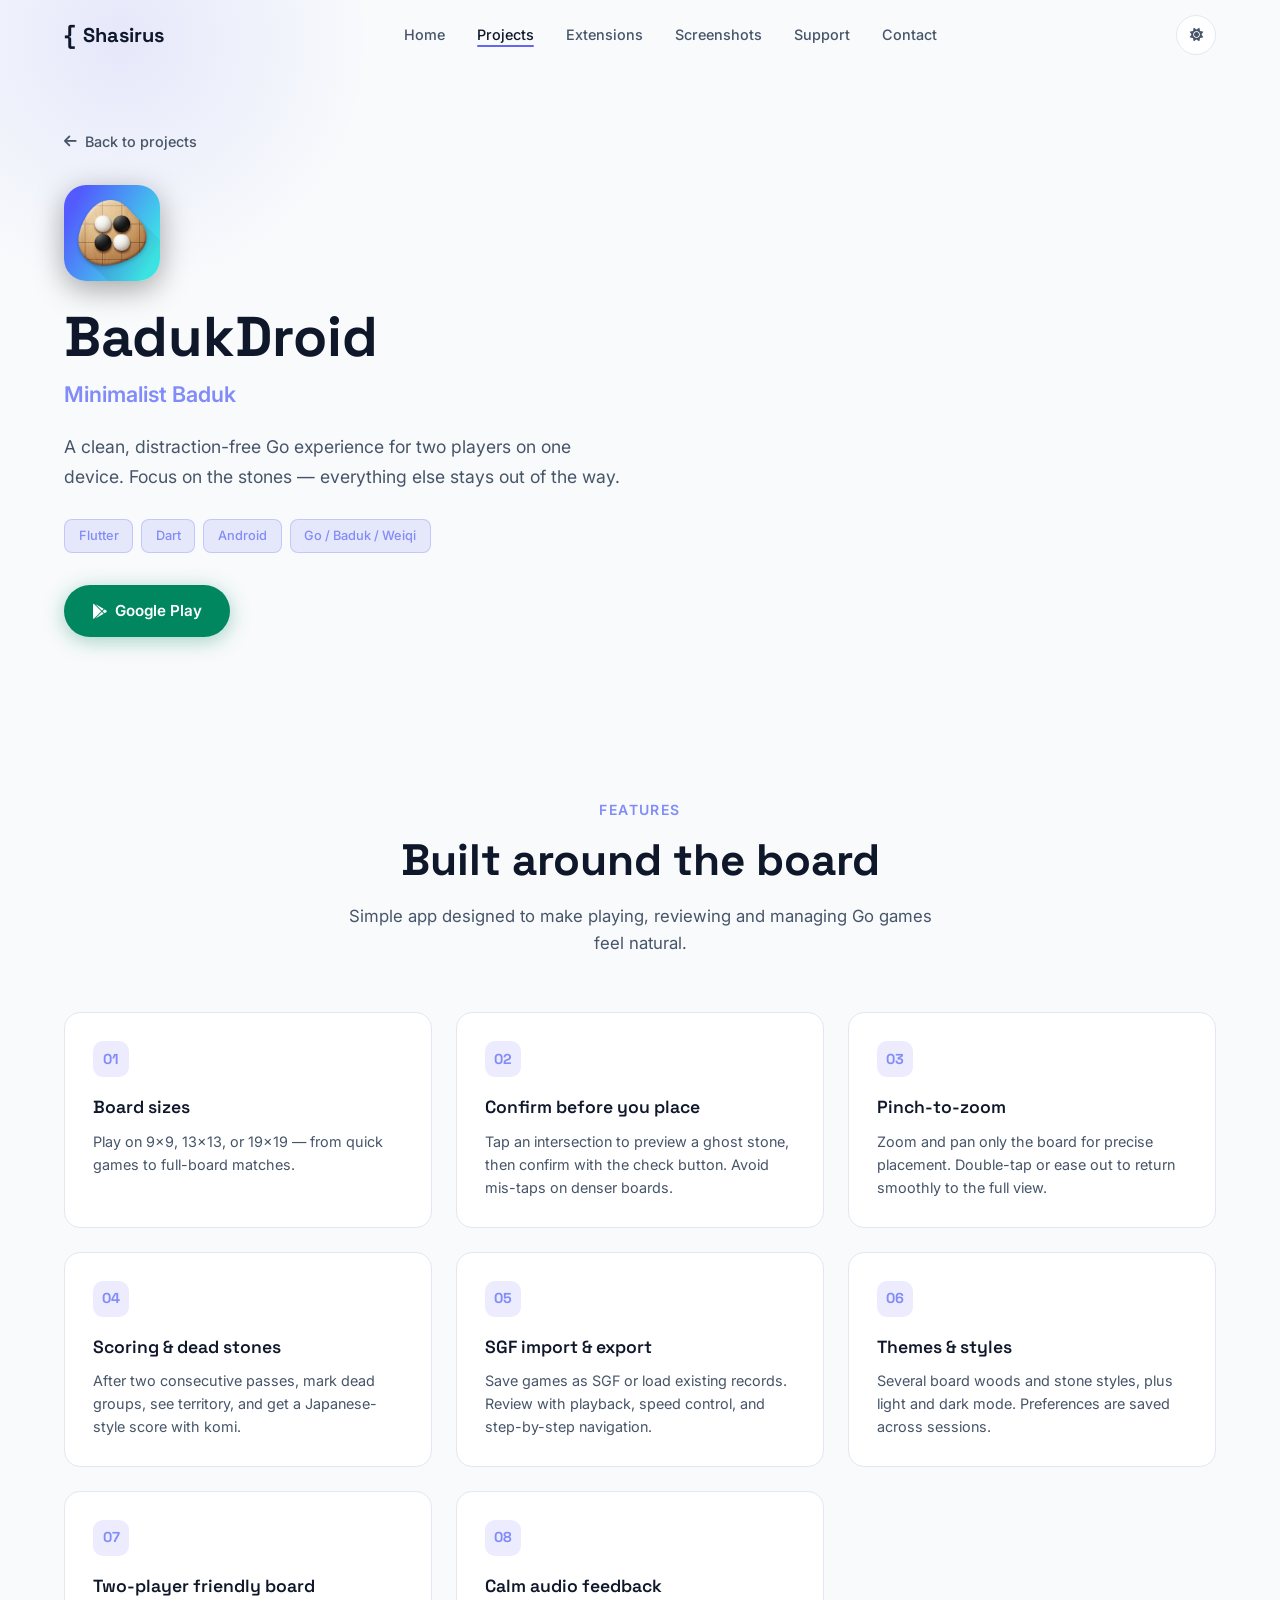
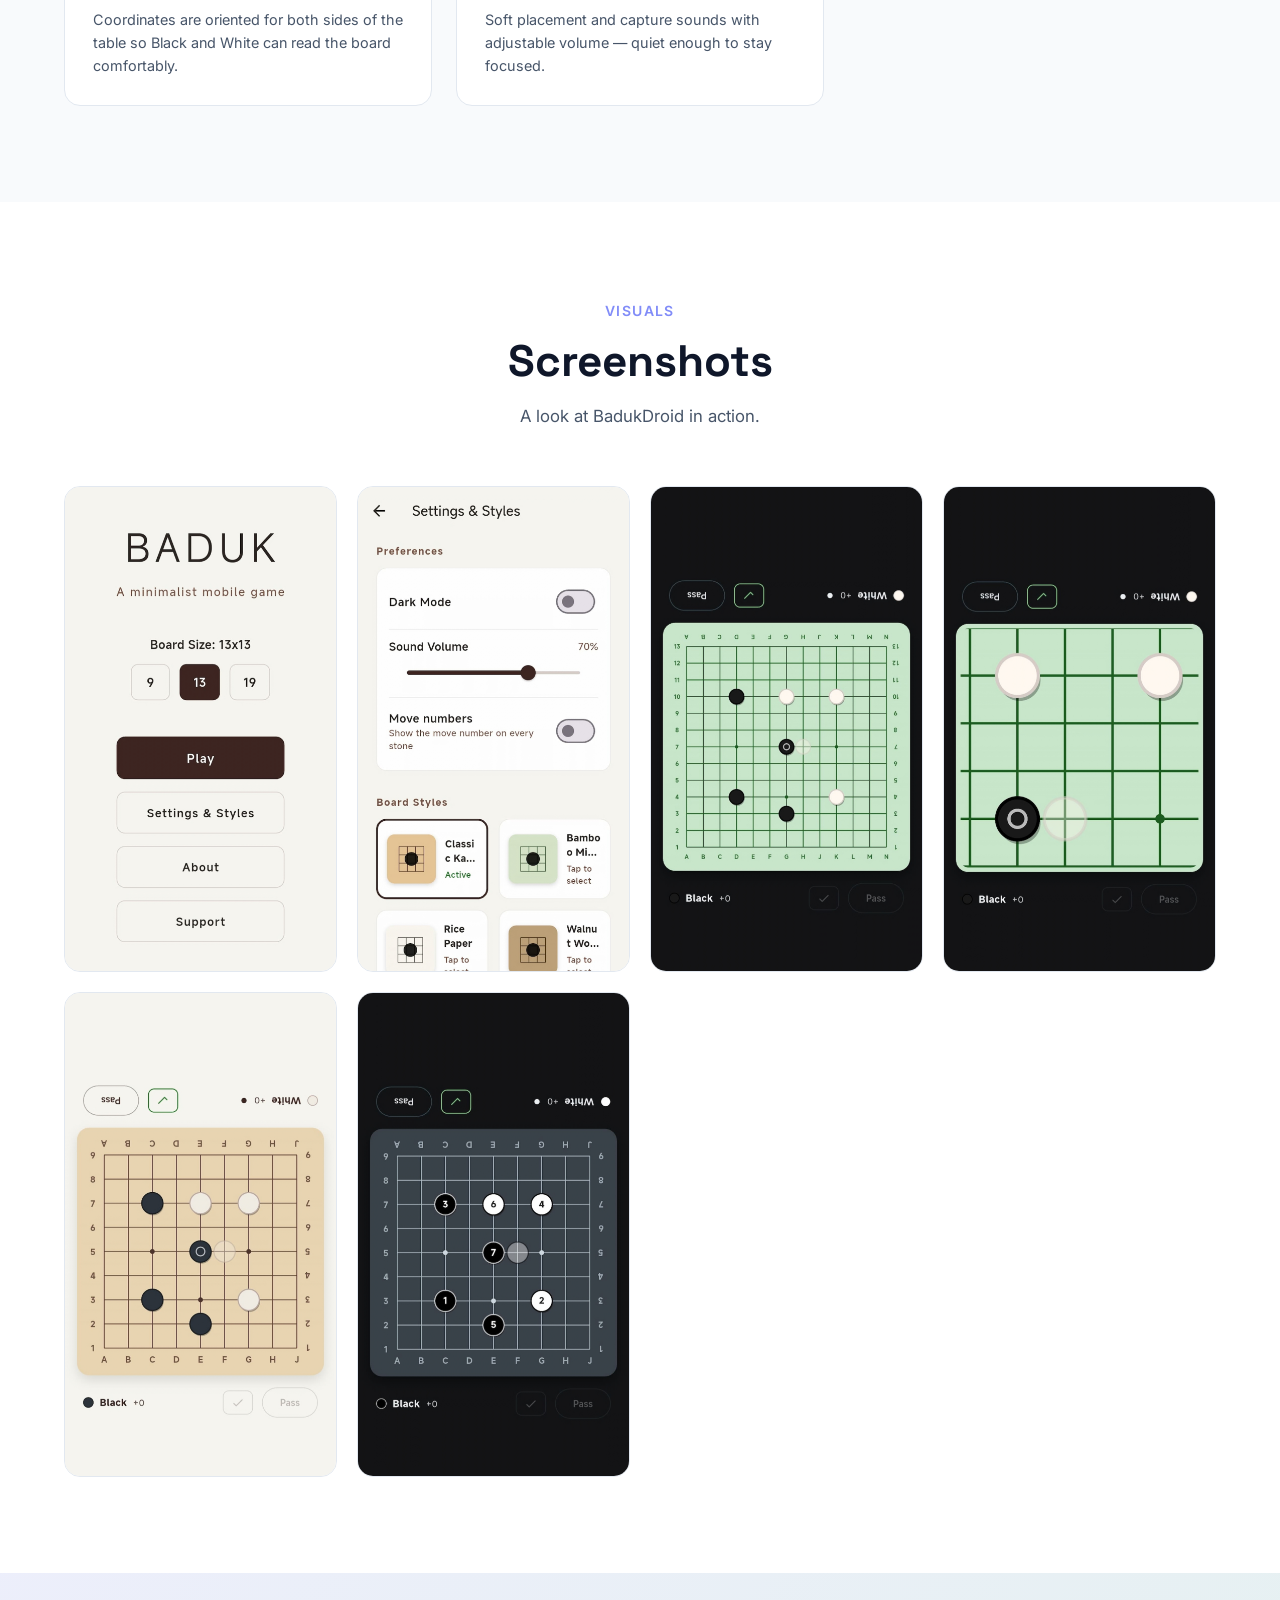
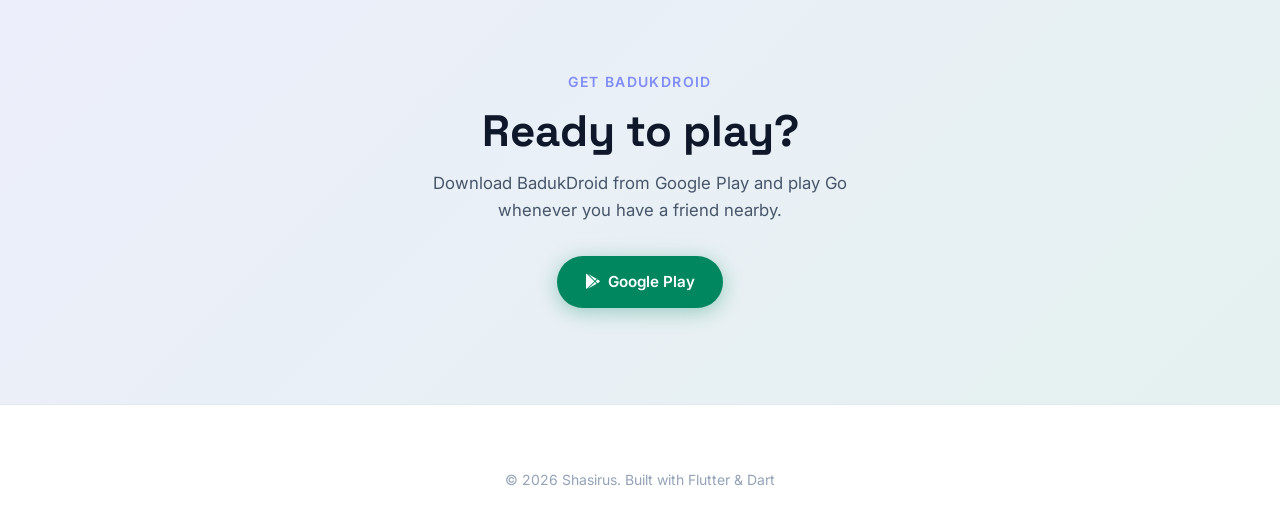
<file: badukdroid.html>
<!DOCTYPE html>
<html lang="en">
<head>
  <meta charset="UTF-8">
  <meta name="viewport" content="width=device-width, initial-scale=1.0">
  <meta name="description" content="BadukDroid — Minimalist Baduk (Go) for two players on one device">
  <meta name="theme-color" content="#0f172a">
  <title>BadukDroid | Minimalist Baduk</title>
  
  <!-- Fonts -->
  <link rel="preconnect" href="https://fonts.googleapis.com">
  <link rel="preconnect" href="https://fonts.gstatic.com" crossorigin>
  <link href="https://fonts.googleapis.com/css2?family=Inter:wght@400;500;600;700;800&family=Space+Grotesk:wght@500;600;700&display=swap" rel="stylesheet">
  
  <!-- Icons -->
  <link rel="stylesheet" href="https://cdnjs.cloudflare.com/ajax/libs/font-awesome/6.5.1/css/all.min.css">
  
  <link rel="stylesheet" href="css/style.css">
  <style>
    /* Page-specific styles */
    .project-hero {
      padding-top: 8rem;
      padding-bottom: 4rem;
      position: relative;
      overflow: hidden;
    }

    .project-hero__bg {
      position: absolute;
      inset: 0;
      z-index: -1;
    }

    .project-hero__gradient {
      position: absolute;
      top: -30%;
      left: -10%;
      width: 500px;
      height: 500px;
      background: radial-gradient(circle, rgba(99, 102, 241, 0.12) 0%, transparent 70%);
      border-radius: 50%;
    }

    .back-link {
      display: inline-flex;
      align-items: center;
      gap: 0.5rem;
      color: var(--text-secondary);
      font-size: 0.9rem;
      font-weight: 500;
      margin-bottom: 2rem;
      transition: var(--transition);
    }

    .back-link:hover {
      color: var(--primary-light);
    }

    .project-hero__logo {
      width: 96px;
      height: 96px;
      border-radius: 22px;
      object-fit: cover;
      margin-bottom: 1.5rem;
      box-shadow: 0 8px 30px rgba(0, 0, 0, 0.35), 0 0 0 1px rgba(255, 255, 255, 0.08);
      transition: var(--transition);
    }

    .project-hero__logo:hover {
      transform: scale(1.04);
      box-shadow: 0 12px 40px rgba(0, 0, 0, 0.4), 0 0 0 1px rgba(99, 102, 241, 0.3);
    }

    .project-hero__title {
      font-family: var(--font-display);
      font-size: clamp(2.5rem, 6vw, 3.5rem);
      font-weight: 700;
      line-height: 1.15;
      margin-bottom: 0.5rem;
    }

    .project-hero__subtitle {
      font-size: 1.35rem;
      color: var(--primary-light);
      font-weight: 600;
      margin-bottom: 1.25rem;
    }

    .project-hero__description {
      color: var(--text-secondary);
      font-size: 1.1rem;
      max-width: 560px;
      line-height: 1.7;
      margin-bottom: 1.75rem;
    }

    .project-hero__tags {
      display: flex;
      flex-wrap: wrap;
      gap: 0.5rem;
      margin-bottom: 2rem;
    }

    .project-hero__tags .tag {
      padding: 0.35rem 0.85rem;
      background: rgba(99, 102, 241, 0.12);
      color: var(--primary-light);
      font-size: 0.8rem;
      font-weight: 500;
      border-radius: 8px;
      border: 1px solid rgba(99, 102, 241, 0.25);
    }

    .project-hero__actions {
      display: flex;
      flex-wrap: wrap;
      gap: 1rem;
    }

    .btn--play {
      background: #01875f;
      color: white;
      box-shadow: 0 4px 20px rgba(1, 135, 95, 0.35);
    }

    .btn--play:hover {
      background: #016b4c;
      transform: translateY(-2px);
      box-shadow: 0 8px 30px rgba(1, 135, 95, 0.45);
    }

    /* Features */
    .features-grid {
      display: grid;
      grid-template-columns: repeat(auto-fill, minmax(280px, 1fr));
      gap: 1.5rem;
    }

    .feature-card {
      background: var(--bg-card);
      border: 1px solid var(--border);
      border-radius: var(--radius);
      padding: 1.75rem;
      transition: var(--transition);
    }

    .feature-card:hover {
      border-color: rgba(99, 102, 241, 0.4);
      transform: translateY(-4px);
      box-shadow: var(--shadow-sm);
    }

    .feature-card__number {
      display: inline-flex;
      align-items: center;
      justify-content: center;
      width: 36px;
      height: 36px;
      border-radius: 10px;
      background: rgba(99, 102, 241, 0.12);
      color: var(--primary-light);
      font-family: var(--font-display);
      font-weight: 700;
      font-size: 0.9rem;
      margin-bottom: 1rem;
    }

    .feature-card__title {
      font-family: var(--font-display);
      font-size: 1.1rem;
      font-weight: 600;
      margin-bottom: 0.5rem;
    }

    .feature-card__description {
      color: var(--text-secondary);
      font-size: 0.9rem;
      line-height: 1.6;
    }

    /* Screenshots */
    .screenshots-grid {
      display: grid;
      grid-template-columns: repeat(auto-fill, minmax(220px, 1fr));
      gap: 1.25rem;
    }

    .screenshot-item {
      border-radius: var(--radius);
      overflow: hidden;
      border: 1px solid var(--border);
      background: var(--bg-secondary);
      aspect-ratio: 9/16;
      position: relative;
    }

    .screenshot-item img {
      width: 100%;
      height: 100%;
      object-fit: cover;
      transition: transform 0.5s ease;
    }

    .screenshot-item:hover img {
      transform: scale(1.04);
    }

    /* CTA */
    .cta-section {
      background: linear-gradient(135deg, rgba(99, 102, 241, 0.08), rgba(1, 135, 95, 0.08));
      text-align: center;
    }

    .cta-section .section__title {
      margin-bottom: 0.75rem;
    }

    .cta-section .section__description {
      max-width: 480px;
      margin: 0 auto 2rem;
    }

    @media (max-width: 768px) {
      .project-hero {
        padding-top: 6.5rem;
      }
    }
  </style>
</head>
<body>
  <!-- Navbar -->
  <header class="header" id="header">
    <nav class="nav container">
      <a href="index.html" class="nav__logo">
        <span class="logo-icon">{</span>
        <span class="logo-text">Shasirus</span>
      </a>
      
      <div class="nav__menu" id="nav-menu">
        <ul class="nav__list">
          <li class="nav__item"><a href="index.html#home" class="nav__link">Home</a></li>
          <li class="nav__item"><a href="index.html#projects" class="nav__link active">Projects</a></li>
          <li class="nav__item"><a href="index.html#extensions" class="nav__link">Extensions</a></li>
          <li class="nav__item"><a href="index.html#screenshots" class="nav__link">Screenshots</a></li>
          <li class="nav__item"><a href="index.html#support" class="nav__link">Support</a></li>
          <li class="nav__item"><a href="index.html#contact" class="nav__link">Contact</a></li>
        </ul>
        <div class="nav__close" id="nav-close">
          <i class="fas fa-times"></i>
        </div>
      </div>

      <div class="nav__actions">
        <button class="theme-toggle" id="theme-toggle" aria-label="Toggle theme">
          <i class="fas fa-moon"></i>
        </button>
        <div class="nav__toggle" id="nav-toggle">
          <i class="fas fa-bars"></i>
        </div>
      </div>
    </nav>
  </header>

  <main>
    <!-- ========== PROJECT HERO ========== -->
    <section class="project-hero section">
      <div class="project-hero__bg">
        <div class="project-hero__gradient"></div>
      </div>

      <div class="container">
        <a href="index.html#projects" class="back-link">
          <i class="fas fa-arrow-left"></i>
          Back to projects
        </a>

        <img 
          src="assets/images/badukdroid.png" 
          alt="BadukDroid logo" 
          class="project-hero__logo"
          width="96"
          height="96"
        >

        <h1 class="project-hero__title">BadukDroid</h1>
        <p class="project-hero__subtitle">Minimalist Baduk</p>
        
        <p class="project-hero__description">
          A clean, distraction-free Go experience for two players on one device. 
          Focus on the stones — everything else stays out of the way.
        </p>

        <div class="project-hero__tags">
          <span class="tag">Flutter</span>
          <span class="tag">Dart</span>
          <span class="tag">Android</span>
          <span class="tag">Go / Baduk / Weiqi</span>
        </div>

        <div class="project-hero__actions">
          <a href="https://play.google.com/store/apps/details?id=com.shasirus.badukdroid" class="btn btn--play" target="_blank" rel="noopener">
            <i class="fab fa-google-play"></i>
            Google Play
          </a>
        </div>
      </div>
    </section>

    <!-- ========== FEATURES ========== -->
    <section class="section">
      <div class="container">
        <div class="section__header">
          <span class="section__subtitle">Features</span>
          <h2 class="section__title">Built around the board</h2>
          <p class="section__description">
            Simple app designed to make playing, reviewing and managing Go games feel natural.
          </p>
        </div>

        <div class="features-grid">
          <!-- Feature 01 -->
          <article class="feature-card">
            <span class="feature-card__number">01</span>
            <h3 class="feature-card__title">Board sizes</h3>
            <p class="feature-card__description">
              Play on 9×9, 13×13, or 19×19 — from quick games to full-board matches.
            </p>
          </article>

          <!-- Feature 02 -->
          <article class="feature-card">
            <span class="feature-card__number">02</span>
            <h3 class="feature-card__title">Confirm before you place</h3>
            <p class="feature-card__description">
              Tap an intersection to preview a ghost stone, then confirm with the check button. Avoid mis-taps on denser boards.
            </p>
          </article>

          <!-- Feature 03 -->
          <article class="feature-card">
            <span class="feature-card__number">03</span>
            <h3 class="feature-card__title">Pinch-to-zoom</h3>
            <p class="feature-card__description">
              Zoom and pan only the board for precise placement. Double-tap or ease out to return smoothly to the full view.
            </p>
          </article>

          <!-- Feature 04 -->
          <article class="feature-card">
            <span class="feature-card__number">04</span>
            <h3 class="feature-card__title">Scoring & dead stones</h3>
            <p class="feature-card__description">
              After two consecutive passes, mark dead groups, see territory, and get a Japanese-style score with komi.
            </p>
          </article>

          <!-- Feature 05 -->
          <article class="feature-card">
            <span class="feature-card__number">05</span>
            <h3 class="feature-card__title">SGF import & export</h3>
            <p class="feature-card__description">
              Save games as SGF or load existing records. Review with playback, speed control, and step-by-step navigation.
            </p>
          </article>

          <!-- Feature 06 -->
          <article class="feature-card">
            <span class="feature-card__number">06</span>
            <h3 class="feature-card__title">Themes & styles</h3>
            <p class="feature-card__description">
              Several board woods and stone styles, plus light and dark mode. Preferences are saved across sessions.
            </p>
          </article>

          <!-- Feature 07 -->
          <article class="feature-card">
            <span class="feature-card__number">07</span>
            <h3 class="feature-card__title">Two-player friendly board</h3>
            <p class="feature-card__description">
              Coordinates are oriented for both sides of the table so Black and White can read the board comfortably.
            </p>
          </article>

          <!-- Feature 08 -->
          <article class="feature-card">
            <span class="feature-card__number">08</span>
            <h3 class="feature-card__title">Calm audio feedback</h3>
            <p class="feature-card__description">
              Soft placement and capture sounds with adjustable volume — quiet enough to stay focused.
            </p>
          </article>
        </div>
      </div>
    </section>

    <!-- ========== VISUALS / SCREENSHOTS ========== -->
    <section class="section" style="background: var(--bg-secondary);">
      <div class="container">
        <div class="section__header">
          <span class="section__subtitle">Visuals</span>
          <h2 class="section__title">Screenshots</h2>
          <p class="section__description">
            A look at BadukDroid in action.
          </p>
        </div>

        <div class="screenshots-grid">
          <div class="screenshot-item">
            <img src="assets/images/screenshots/badukdroid/1.png" alt="BadukDroid screenshot 1" loading="lazy">
          </div>
          <div class="screenshot-item">
            <img src="assets/images/screenshots/badukdroid/2.png" alt="BadukDroid screenshot 2" loading="lazy">
          </div>
          <div class="screenshot-item">
            <img src="assets/images/screenshots/badukdroid/3.png" alt="BadukDroid screenshot 3" loading="lazy">
          </div>
          <div class="screenshot-item">
            <img src="assets/images/screenshots/badukdroid/4.png" alt="BadukDroid screenshot 4" loading="lazy">
          </div>
          <div class="screenshot-item">
            <img src="assets/images/screenshots/badukdroid/5.png" alt="BadukDroid screenshot 5" loading="lazy">
          </div>
          <div class="screenshot-item">
            <img src="assets/images/screenshots/badukdroid/6.png" alt="BadukDroid screenshot 6" loading="lazy">
          </div>
        </div>
      </div>
    </section>

    <!-- ========== CTA ========== -->
    <section class="section cta-section">
      <div class="container">
        <span class="section__subtitle">Get BadukDroid</span>
        <h2 class="section__title">Ready to play?</h2>
        <p class="section__description">
          Download BadukDroid from Google Play and play Go whenever you have a friend nearby.
        </p>
        <a href="https://play.google.com/store/apps/details?id=com.shasirus.badukdroid" class="btn btn--play" target="_blank" rel="noopener">
          <i class="fab fa-google-play"></i>
          Google Play
        </a>
      </div>
    </section>
  </main>

  <!-- ========== FOOTER ========== -->
  <footer class="footer">
    <div class="container">
      <div class="footer__bottom" style="border-top: none; padding-top: 0; justify-content: center; text-align: center;">
        <p>© <span id="year"></span> Shasirus. Built with Flutter & Dart</p>
      </div>
    </div>
  </footer>

  <!-- Back to top -->
  <button class="scroll-top" id="scroll-top" aria-label="Back to top">
    <i class="fas fa-arrow-up"></i>
  </button>

  <script src="js/main.js"></script>
</body>
</html>
</file>
<file: css/style.css>
/* ============================================
   VARIABLES & BASE
============================================ */

:root {
  /* Colores principales */
  --primary: #6366f1;
  --primary-light: #818cf8;
  --primary-dark: #4f46e5;
  --secondary: #ec4899;
  --accent: #14b8a6;

  /* Fondos */
  --bg: #0f172a;
  --bg-secondary: #1e293b;
  --bg-card: #1e293b;
  --bg-hover: #334155;

  /* Textos */
  --text: #f1f5f9;
  --text-secondary: #94a3b8;
  --text-muted: #64748b;

  /* Bordes y sombras */
  --border: #334155;
  --shadow: 0 10px 40px -10px rgba(0, 0, 0, 0.5);
  --shadow-sm: 0 4px 20px -5px rgba(0, 0, 0, 0.3);

  --radius: 16px;
  --radius-sm: 10px;

  /* Tipografía */
  --font: 'Inter', system-ui, sans-serif;
  --font-display: 'Space Grotesk', system-ui, sans-serif;

  /* Transiciones */
  --transition: 0.3s cubic-bezier(0.4, 0, 0.2, 1);
}

/* Tema claro */
[data-theme="light"] {
  --bg: #f8fafc;
  --bg-secondary: #ffffff;
  --bg-card: #ffffff;
  --bg-hover: #f1f5f9;

  --text: #0f172a;
  --text-secondary: #475569;
  --text-muted: #94a3b8;

  --border: #e2e8f0;

  --shadow: 0 10px 40px -10px rgba(0, 0, 0, 0.1);
  --shadow-sm: 0 4px 20px -5px rgba(0, 0, 0, 0.08);
}

/* Reset */
*,
*::before,
*::after {
  margin: 0;
  padding: 0;
  box-sizing: border-box;
}

html {
  scroll-behavior: smooth;
  scroll-padding-top: 80px;
}

body {
  font-family: var(--font);
  background: var(--bg);
  color: var(--text);
  line-height: 1.6;
  overflow-x: hidden;
  transition: background var(--transition), color var(--transition);
}

img {
  max-width: 100%;
  height: auto;
  display: block;
}

a {
  text-decoration: none;
  color: inherit;
  transition: var(--transition);
}

ul {
  list-style: none;
}

button {
  border: none;
  background: none;
  cursor: pointer;
  font-family: inherit;
}

/* ============================================
   UTILITIES
============================================ */

.container {
  width: 100%;
  max-width: 1200px;
  margin: 0 auto;
  padding: 0 1.5rem;
}

.section {
  padding: 6rem 0;
  position: relative;
}

.section__header {
  text-align: center;
  max-width: 600px;
  margin: 0 auto 3.5rem;
}

.section__subtitle {
  display: inline-block;
  font-size: 0.875rem;
  font-weight: 600;
  color: var(--primary-light);
  text-transform: uppercase;
  letter-spacing: 0.1em;
  margin-bottom: 0.75rem;
}

.section__title {
  font-family: var(--font-display);
  font-size: clamp(2rem, 5vw, 2.75rem);
  font-weight: 700;
  margin-bottom: 1rem;
  line-height: 1.2;
}

.section__description {
  color: var(--text-secondary);
  font-size: 1.05rem;
}

.text-gradient {
  background: linear-gradient(135deg, var(--primary-light), var(--secondary));
  -webkit-background-clip: text;
  -webkit-text-fill-color: transparent;
  background-clip: text;
}

/* ============================================
   BUTTONS
============================================ */

.btn {
  display: inline-flex;
  align-items: center;
  gap: 0.5rem;
  padding: 0.875rem 1.75rem;
  font-weight: 600;
  font-size: 0.95rem;
  border-radius: 50px;
  transition: var(--transition);
  white-space: nowrap;
}

.btn--primary {
  background: linear-gradient(135deg, var(--primary), var(--primary-dark));
  color: white;
  box-shadow: 0 4px 20px rgba(99, 102, 241, 0.4);
}

.btn--primary:hover {
  transform: translateY(-2px);
  box-shadow: 0 8px 30px rgba(99, 102, 241, 0.5);
}

.btn--secondary {
  background: var(--bg-card);
  color: var(--text);
  border: 1px solid var(--border);
}

.btn--secondary:hover {
  background: var(--bg-hover);
  border-color: var(--primary);
}

.btn--kofi {
  background: #ff5e5b;
  color: white;
  box-shadow: 0 4px 20px rgba(255, 94, 91, 0.4);
}

.btn--kofi:hover {
  transform: translateY(-2px);
  box-shadow: 0 8px 30px rgba(255, 94, 91, 0.5);
}

.btn--full {
  width: 100%;
  justify-content: center;
}

.btn-sm {
  display: inline-flex;
  align-items: center;
  gap: 0.35rem;
  padding: 0.5rem 1rem;
  font-size: 0.85rem;
  font-weight: 500;
  border-radius: 8px;
  transition: var(--transition);
}

.btn-sm--primary {
  background: var(--primary);
  color: white;
}

.btn-sm--primary:hover {
  background: var(--primary-dark);
}

.btn-sm--ghost {
  background: transparent;
  color: var(--text-secondary);
  border: 1px solid var(--border);
}

.btn-sm--ghost:hover {
  color: var(--text);
  border-color: var(--text-muted);
}

/* ============================================
   HEADER / NAV
============================================ */

.header {
  position: fixed;
  top: 0;
  left: 0;
  width: 100%;
  z-index: 1000;
  background: transparent;
  transition: var(--transition);
}

.header.scrolled {
  background: rgba(15, 23, 42, 0.9);
  backdrop-filter: blur(20px);
  border-bottom: 1px solid var(--border);
  box-shadow: var(--shadow-sm);
}

[data-theme="light"] .header.scrolled {
  background: rgba(248, 250, 252, 0.9);
}

.nav {
  display: flex;
  align-items: center;
  justify-content: space-between;
  height: 70px;
}

.nav__logo {
  display: flex;
  align-items: center;
  gap: 0.5rem;
  font-family: var(--font-display);
  font-weight: 700;
  font-size: 1.25rem;
}

.logo-icon {
  font-size: 1.5rem;
}

.nav__list {
  display: flex;
  align-items: center;
  gap: 2rem;
}

.nav__link {
  font-size: 0.9rem;
  font-weight: 500;
  color: var(--text-secondary);
  position: relative;
}

.nav__link:hover,
.nav__link.active {
  color: var(--text);
}

.nav__link.active::after {
  content: '';
  position: absolute;
  bottom: -4px;
  left: 0;
  width: 100%;
  height: 2px;
  background: var(--primary);
  border-radius: 2px;
}

.nav__actions {
  display: flex;
  align-items: center;
  gap: 1rem;
}

.theme-toggle {
  width: 40px;
  height: 40px;
  border-radius: 50%;
  display: flex;
  align-items: center;
  justify-content: center;
  color: var(--text-secondary);
  background: var(--bg-card);
  border: 1px solid var(--border);
  transition: var(--transition);
}

.theme-toggle:hover {
  color: var(--primary);
  border-color: var(--primary);
}

.nav__toggle,
.nav__close {
  display: none;
  font-size: 1.25rem;
  color: var(--text);
  cursor: pointer;
}

/* ============================================
   HERO
============================================ */

.hero {
  min-height: 100vh;
  display: flex;
  align-items: center;
  padding-top: 70px;
  position: relative;
  overflow: hidden;
}

.hero__bg {
  position: absolute;
  inset: 0;
  z-index: -1;
}

.hero__gradient {
  position: absolute;
  top: -20%;
  right: -10%;
  width: 600px;
  height: 600px;
  background: radial-gradient(
    circle,
    rgba(99, 102, 241, 0.15) 0%,
    transparent 70%
  );
  border-radius: 50%;
}

.hero__grid {
  position: absolute;
  inset: 0;
  background-image:
    linear-gradient(rgba(99, 102, 241, 0.03) 1px, transparent 1px),
    linear-gradient(90deg, rgba(99, 102, 241, 0.03) 1px, transparent 1px);
  background-size: 60px 60px;
  mask-image: radial-gradient(
    ellipse at center,
    black 20%,
    transparent 70%
  );
}

.hero__container {
  display: grid;
  grid-template-columns: 1fr 1fr;
  gap: 4rem;
  align-items: center;
}

.hero__badge {
  display: inline-flex;
  align-items: center;
  gap: 0.5rem;
  padding: 0.4rem 1rem;
  background: rgba(99, 102, 241, 0.1);
  border: 1px solid rgba(99, 102, 241, 0.3);
  border-radius: 50px;
  font-size: 0.85rem;
  color: var(--primary-light);
  margin-bottom: 1.5rem;
}

.badge-dot {
  width: 8px;
  height: 8px;
  background: #22c55e;
  border-radius: 50%;
  animation: pulse 2s infinite;
}

@keyframes pulse {
  0%, 100% {
    opacity: 1;
  }

  50% {
    opacity: 0.5;
  }
}

.hero__title {
  font-family: var(--font-display);
  font-size: clamp(2.5rem, 6vw, 3.75rem);
  font-weight: 700;
  line-height: 1.15;
  margin-bottom: 1.25rem;
}

.hero__description {
  color: var(--text-secondary);
  font-size: 1.1rem;
  max-width: 480px;
  margin-bottom: 2rem;
}

.hero__buttons {
  display: flex;
  flex-wrap: wrap;
  gap: 1rem;
  margin-bottom: 3rem;
}

.hero__stats {
  display: flex;
  gap: 2.5rem;
}

.stat__number {
  display: block;
  font-family: var(--font-display);
  font-size: 2rem;
  font-weight: 700;
  color: var(--primary-light);
}

.stat__label {
  font-size: 0.85rem;
  color: var(--text-muted);
}

/* Hero visual cards */

.hero__visual {
  position: relative;
  height: 400px;
  display: flex;
  align-items: center;
  justify-content: center;
}

.hero__card {
  position: absolute;
  display: flex;
  flex-direction: column;
  align-items: center;
  gap: 0.75rem;
  padding: 1.5rem 2rem;
  background: var(--bg-card);
  border: 1px solid var(--border);
  border-radius: var(--radius);
  box-shadow: var(--shadow);
  transition: var(--transition);
}

.hero__card i {
  font-size: 1.75rem;
  color: var(--primary-light);
}

.hero__card span {
  font-weight: 600;
  font-size: 0.9rem;
}

.hero__card--1 {
  top: 10%;
  left: 10%;
  animation: float 6s ease-in-out infinite;
}

.hero__card--2 {
  top: 40%;
  right: 5%;
  animation: float 6s ease-in-out infinite 1.5s;
}

.hero__card--3 {
  bottom: 10%;
  left: 25%;
  animation: float 6s ease-in-out infinite 3s;
}

@keyframes float {
  0%, 100% {
    transform: translateY(0);
  }

  50% {
    transform: translateY(-15px);
  }
}

.hero__scroll {
  position: absolute;
  bottom: 2rem;
  left: 50%;
  transform: translateX(-50%);
}

.scroll-down {
  display: flex;
  flex-direction: column;
  align-items: center;
  gap: 0.5rem;
  font-size: 0.8rem;
  color: var(--text-muted);
  animation: bounce 2s infinite;
}

@keyframes bounce {
  0%, 100% {
    transform: translateY(0);
  }

  50% {
    transform: translateY(8px);
  }
}

/* ============================================
   PROJECTS
============================================ */

.projects__filters {
  display: flex;
  flex-wrap: wrap;
  justify-content: center;
  gap: 0.75rem;
  margin-bottom: 2.5rem;
}

.filter-btn {
  padding: 0.5rem 1.25rem;
  font-size: 0.875rem;
  font-weight: 500;
  color: var(--text-secondary);
  background: var(--bg-card);
  border: 1px solid var(--border);
  border-radius: 50px;
  transition: var(--transition);
}

.filter-btn:hover,
.filter-btn.active {
  background: var(--primary);
  color: white;
  border-color: var(--primary);
}

.projects__grid {
  display: grid;
  grid-template-columns: repeat(auto-fill, minmax(300px, 1fr));
  gap: 1.75rem;
}

.project-card {
  background: var(--bg-card);
  border: 1px solid var(--border);
  border-radius: var(--radius);
  overflow: hidden;
  transition: var(--transition);
}

.project-card:hover {
  transform: translateY(-6px);
  box-shadow: var(--shadow);
  border-color: rgba(99, 102, 241, 0.4);
}

.project-card.hidden {
  display: none;
}

.project-card__image {
  position: relative;
  aspect-ratio: 16 / 10;
  overflow: hidden;
  background: var(--bg-secondary);
}

.project-card__image img {
  width: 100%;
  height: 100%;
  object-fit: cover;
  transition: transform 0.5s ease;
}

.project-card:hover .project-card__image img {
  transform: scale(1.05);
}

.project-card__overlay {
  position: absolute;
  inset: 0;
  background: rgba(15, 23, 42, 0.7);
  display: flex;
  align-items: center;
  justify-content: center;
  opacity: 0;
  transition: var(--transition);
}

.project-card:hover .project-card__overlay {
  opacity: 1;
}

.project-card__link {
  width: 50px;
  height: 50px;
  background: var(--primary);
  border-radius: 50%;
  display: flex;
  align-items: center;
  justify-content: center;
  color: white;
  font-size: 1.1rem;
}

.project-card__badge {
  position: absolute;
  top: 1rem;
  left: 1rem;
  padding: 0.3rem 0.75rem;
  background: rgba(99, 102, 241, 0.9);
  color: white;
  font-size: 0.75rem;
  font-weight: 600;
  border-radius: 50px;
}

.project-card__badge--oss {
  background: rgba(20, 184, 166, 0.9);
}

.project-card__content {
  padding: 1.5rem;
}

.project-card__title {
  font-family: var(--font-display);
  font-size: 1.25rem;
  font-weight: 600;
  margin-bottom: 0.5rem;
}

.project-card__description {
  color: var(--text-secondary);
  font-size: 0.9rem;
  margin-bottom: 1rem;
  line-height: 1.5;
}

.project-card__tags {
  display: flex;
  flex-wrap: wrap;
  gap: 0.4rem;
  margin-bottom: 1.25rem;
}

.tag {
  padding: 0.25rem 0.6rem;
  background: rgba(99, 102, 241, 0.1);
  color: var(--primary-light);
  font-size: 0.75rem;
  font-weight: 500;
  border-radius: 6px;
}

.project-card__footer {
  display: flex;
  gap: 0.75rem;
}

/* ============================================
   EXTENSIONS
============================================ */

.extensions {
  background: var(--bg-secondary);
}

.extensions__grid {
  display: grid;
  grid-template-columns: repeat(auto-fill, minmax(280px, 1fr));
  gap: 1.5rem;
}

.extension-card {
  background: var(--bg);
  border: 1px solid var(--border);
  border-radius: var(--radius);
  padding: 1.75rem;
  transition: var(--transition);
  display: flex;
  flex-direction: column;
  gap: 1.25rem;
}

.extension-card:hover {
  border-color: var(--primary);
  transform: translateY(-4px);
  box-shadow: var(--shadow-sm);
}

.extension-card__icon {
  width: 56px;
  height: 56px;
  border-radius: 14px;
  background: transparent;
  display: flex;
  align-items: center;
  justify-content: center;
  font-size: 1.4rem;
  color: white;
}

.extension-card__icon--purple {
  background: linear-gradient(135deg, #a855f7, #7c3aed);
}

.extension-card__icon--green {
  background: linear-gradient(135deg, #22c55e, #16a34a);
}

.extension-card__icon--orange {
  background: linear-gradient(135deg, #f97316, #ea580c);
}

.extension-card__title {
  font-family: var(--font-display);
  font-size: 1.15rem;
  font-weight: 600;
  margin-bottom: 0.5rem;
}

.extension-card__description {
  color: var(--text-secondary);
  font-size: 0.9rem;
  margin-bottom: 1rem;
  line-height: 1.5;
}

.extension-card__meta {
  display: flex;
  gap: 1.25rem;
  font-size: 0.85rem;
  color: var(--text-muted);
  margin-bottom: 1.25rem;
}

.extension-card__meta i {
  margin-right: 0.3rem;
  color: var(--primary-light);
}

.extension-card__links {
  display: flex;
  gap: 0.75rem;
  margin-top: auto;
}

.store-btn {
  display: inline-flex;
  align-items: center;
  gap: 0.4rem;
  padding: 0.5rem 1rem;
  font-size: 0.8rem;
  font-weight: 500;
  border-radius: 8px;
  transition: var(--transition);
}

.store-btn.chrome {
  background: rgba(66, 133, 244, 0.15);
  color: #60a5fa;
  border: 1px solid rgba(66, 133, 244, 0.3);
}

.store-btn.chrome:hover {
  background: rgba(66, 133, 244, 0.25);
}

.store-btn.firefox {
  background: rgba(255, 113, 57, 0.15);
  color: #fb923c;
  border: 1px solid rgba(255, 113, 57, 0.3);
}

.store-btn.firefox:hover {
  background: rgba(255, 113, 57, 0.25);
}

/* ============================================
   GALLERY / SCREENSHOTS
============================================ */

.gallery__grid {
  display: grid;
  grid-template-columns: repeat(5, 1fr);
  gap: 1.25rem;
  align-items: start;
}

.gallery__item {
  position: relative;
  overflow: hidden;
  border-radius: var(--radius);
  border: 1px solid var(--border);
  background: var(--bg-secondary);
  cursor: pointer;
}

.gallery__item img {
  display: block;
  width: 100%;
  height: auto;
  transition: transform 0.4s ease;
}

.gallery__item:hover img {
  transform: scale(1.03);
}

/* ============================================
   SUPPORT / KO-FI
============================================ */

.support {
  background: linear-gradient(
    135deg,
    rgba(99, 102, 241, 0.08),
    rgba(236, 72, 153, 0.08)
  );
}

.support__wrapper {
  display: grid;
  grid-template-columns: 1.2fr 0.8fr;
  gap: 4rem;
  align-items: center;
}

.support__description {
  color: var(--text-secondary);
  font-size: 1.05rem;
  margin-bottom: 2rem;
  line-height: 1.7;
}

.support__benefits {
  display: flex;
  flex-direction: column;
  gap: 1rem;
  margin-bottom: 2.5rem;
}

.benefit {
  display: flex;
  align-items: center;
  gap: 0.75rem;
  color: var(--text-secondary);
}

.benefit i {
  width: 36px;
  height: 36px;
  border-radius: 10px;
  background: rgba(99, 102, 241, 0.15);
  color: var(--primary-light);
  display: flex;
  align-items: center;
  justify-content: center;
}

.support__buttons {
  display: flex;
  flex-wrap: wrap;
  gap: 1rem;
}

.kofi-icon {
  width: 20px;
  height: 20px;
}

.support__visual {
  display: flex;
  flex-direction: column;
  align-items: center;
  gap: 1.5rem;
}

.coffee-cup {
  width: 160px;
  height: 160px;
  border-radius: 50%;
  background: linear-gradient(
    135deg,
    rgba(255, 94, 91, 0.2),
    rgba(255, 94, 91, 0.05)
  );
  border: 2px solid rgba(255, 94, 91, 0.3);
  display: flex;
  align-items: center;
  justify-content: center;
  position: relative;
}

.coffee-cup i {
  font-size: 4rem;
  color: #ff5e5b;
}

.coffee-steam {
  position: absolute;
  top: -20px;
  width: 4px;
  height: 30px;
  background: linear-gradient(
    transparent,
    rgba(255, 255, 255, 0.3)
  );
  border-radius: 4px;
  animation: steam 2s ease-in-out infinite;
}

.coffee-steam::before,
.coffee-steam::after {
  content: '';
  position: absolute;
  width: 4px;
  height: 25px;
  background: linear-gradient(
    transparent,
    rgba(255, 255, 255, 0.2)
  );
  border-radius: 4px;
}

.coffee-steam::before {
  left: -12px;
  animation: steam 2s ease-in-out infinite 0.3s;
}

.coffee-steam::after {
  left: 12px;
  animation: steam 2s ease-in-out infinite 0.6s;
}

@keyframes steam {
  0%, 100% {
    opacity: 0;
    transform: translateY(0);
  }

  50% {
    opacity: 1;
    transform: translateY(-15px);
  }
}

.support__note {
  font-size: 1.1rem;
  font-weight: 500;
  color: var(--text-secondary);
}

/* ============================================
   CONTACT
============================================ */

.contact__wrapper {
  display: grid;
  grid-template-columns: 1fr 1.2fr;
  gap: 3rem;
  align-items: start;
}

.contact__info {
  display: flex;
  flex-direction: column;
  gap: 1.25rem;
}

.contact__card {
  background: var(--bg-card);
  border: 1px solid var(--border);
  border-radius: var(--radius-sm);
  padding: 1.5rem;
  transition: var(--transition);
}

.contact__card:hover {
  border-color: var(--primary);
}

.contact__card i {
  font-size: 1.5rem;
  color: var(--primary-light);
  margin-bottom: 0.75rem;
}

.contact__card h3 {
  font-size: 0.9rem;
  font-weight: 600;
  margin-bottom: 0.35rem;
}

.contact__card a {
  color: var(--text-secondary);
  font-size: 0.95rem;
}

.contact__card a:hover {
  color: var(--primary-light);
}

.contact__form {
  background: var(--bg-card);
  border: 1px solid var(--border);
  border-radius: var(--radius);
  padding: 2rem;
}

.form-group {
  margin-bottom: 1.25rem;
}

.form-group label {
  display: block;
  font-size: 0.875rem;
  font-weight: 500;
  margin-bottom: 0.5rem;
  color: var(--text-secondary);
}

.form-group input,
.form-group textarea {
  width: 100%;
  padding: 0.875rem 1rem;
  background: var(--bg);
  border: 1px solid var(--border);
  border-radius: var(--radius-sm);
  color: var(--text);
  font-family: inherit;
  font-size: 0.95rem;
  transition: var(--transition);
  resize: vertical;
}

.form-group input:focus,
.form-group textarea:focus {
  outline: none;
  border-color: var(--primary);
  box-shadow: 0 0 0 3px rgba(99, 102, 241, 0.15);
}

.form-group input::placeholder,
.form-group textarea::placeholder {
  color: var(--text-muted);
}

.form-note {
  margin-top: 1rem;
  font-size: 0.8rem;
  color: var(--text-muted);
  text-align: center;
}

/* ============================================
   FOOTER
============================================ */

.footer {
  background: var(--bg-secondary);
  border-top: 1px solid var(--border);
  padding: 4rem 0 2rem;
}

.footer__content {
  display: grid;
  grid-template-columns: 2fr 1fr 1fr;
  gap: 3rem;
  margin-bottom: 3rem;
}

.footer__brand p {
  color: var(--text-secondary);
  margin-top: 1rem;
  font-size: 0.95rem;
}

.footer__links h4 {
  font-size: 0.9rem;
  font-weight: 600;
  margin-bottom: 1rem;
  text-transform: uppercase;
  letter-spacing: 0.05em;
  color: var(--text-muted);
}

.footer__links ul {
  display: flex;
  flex-direction: column;
  gap: 0.6rem;
}

.footer__links a {
  color: var(--text-secondary);
  font-size: 0.95rem;
}

.footer__links a:hover {
  color: var(--primary-light);
}

.footer__links a i {
  margin-right: 0.4rem;
  width: 18px;
}

.footer__bottom {
  display: flex;
  justify-content: space-between;
  align-items: center;
  padding-top: 2rem;
  border-top: 1px solid var(--border);
  font-size: 0.875rem;
  color: var(--text-muted);
}

.footer__tech {
  font-size: 0.8rem;
}

/* ============================================
   SCROLL TOP
============================================ */

.scroll-top {
  position: fixed;
  bottom: 2rem;
  right: 2rem;
  width: 48px;
  height: 48px;
  border-radius: 50%;
  background: var(--primary);
  color: white;
  display: flex;
  align-items: center;
  justify-content: center;
  font-size: 1.1rem;
  box-shadow: 0 4px 20px rgba(99, 102, 241, 0.4);
  opacity: 0;
  visibility: hidden;
  transform: translateY(20px);
  transition: var(--transition);
  z-index: 100;
}

.scroll-top.visible {
  opacity: 1;
  visibility: visible;
  transform: translateY(0);
}

.scroll-top:hover {
  background: var(--primary-dark);
  transform: translateY(-3px);
}

/* ============================================
   RESPONSIVE
============================================ */

@media (max-width: 992px) {
  .hero__container {
    grid-template-columns: 1fr;
    text-align: center;
  }

  .hero__description {
    margin-left: auto;
    margin-right: auto;
  }

  .hero__buttons {
    justify-content: center;
  }

  .hero__stats {
    justify-content: center;
  }

  .hero__visual {
    display: none;
  }

  .support__wrapper {
    grid-template-columns: 1fr;
    text-align: center;
  }

  .support__benefits {
    align-items: center;
  }

  .support__buttons {
    justify-content: center;
  }

  .contact__wrapper {
    grid-template-columns: 1fr;
  }

  .footer__content {
    grid-template-columns: 1fr 1fr;
  }

  /* Screenshots */
  .gallery__grid {
    grid-template-columns: repeat(3, 1fr);
  }
}

@media (max-width: 768px) {
  .nav__menu {
    position: fixed;
    top: 0;
    right: -100%;
    width: 80%;
    max-width: 320px;
    height: 100vh;
    background: var(--bg-secondary);
    border-left: 1px solid var(--border);
    padding: 5rem 2rem 2rem;
    transition: right 0.4s ease;
    z-index: 1001;
  }

  .nav__menu.show {
    right: 0;
  }

  .nav__list {
    flex-direction: column;
    align-items: flex-start;
    gap: 1.5rem;
  }

  .nav__link {
    font-size: 1.1rem;
  }

  .nav__close {
    display: block;
    position: absolute;
    top: 1.5rem;
    right: 1.5rem;
  }

  .nav__toggle {
    display: block;
  }

  .section {
    padding: 4rem 0;
  }

  .hero__stats {
    gap: 1.5rem;
  }

  .stat__number {
    font-size: 1.5rem;
  }

  /* Screenshots */
  .gallery__grid {
    grid-template-columns: repeat(2, 1fr);
    gap: 1rem;
  }
}

@media (max-width: 480px) {
  .hero__buttons {
    flex-direction: column;
    align-items: stretch;
  }

  .btn {
    justify-content: center;
  }

  .projects__grid {
    grid-template-columns: 1fr;
  }

  .support__buttons {
    flex-direction: column;
    align-items: stretch;
  }

  /* Screenshots */
  .gallery__grid {
    grid-template-columns: 1fr;
    gap: 1rem;
  }
}

/* ============================================
   PLACEHOLDER IMAGES
============================================ */

.project-card__image,
.gallery__item {
  background: linear-gradient(
    135deg,
    var(--bg-hover),
    var(--bg-secondary)
  );
}

.project-card__image img[src*="placeholder"] {
  opacity: 0.8;
}
</file>
